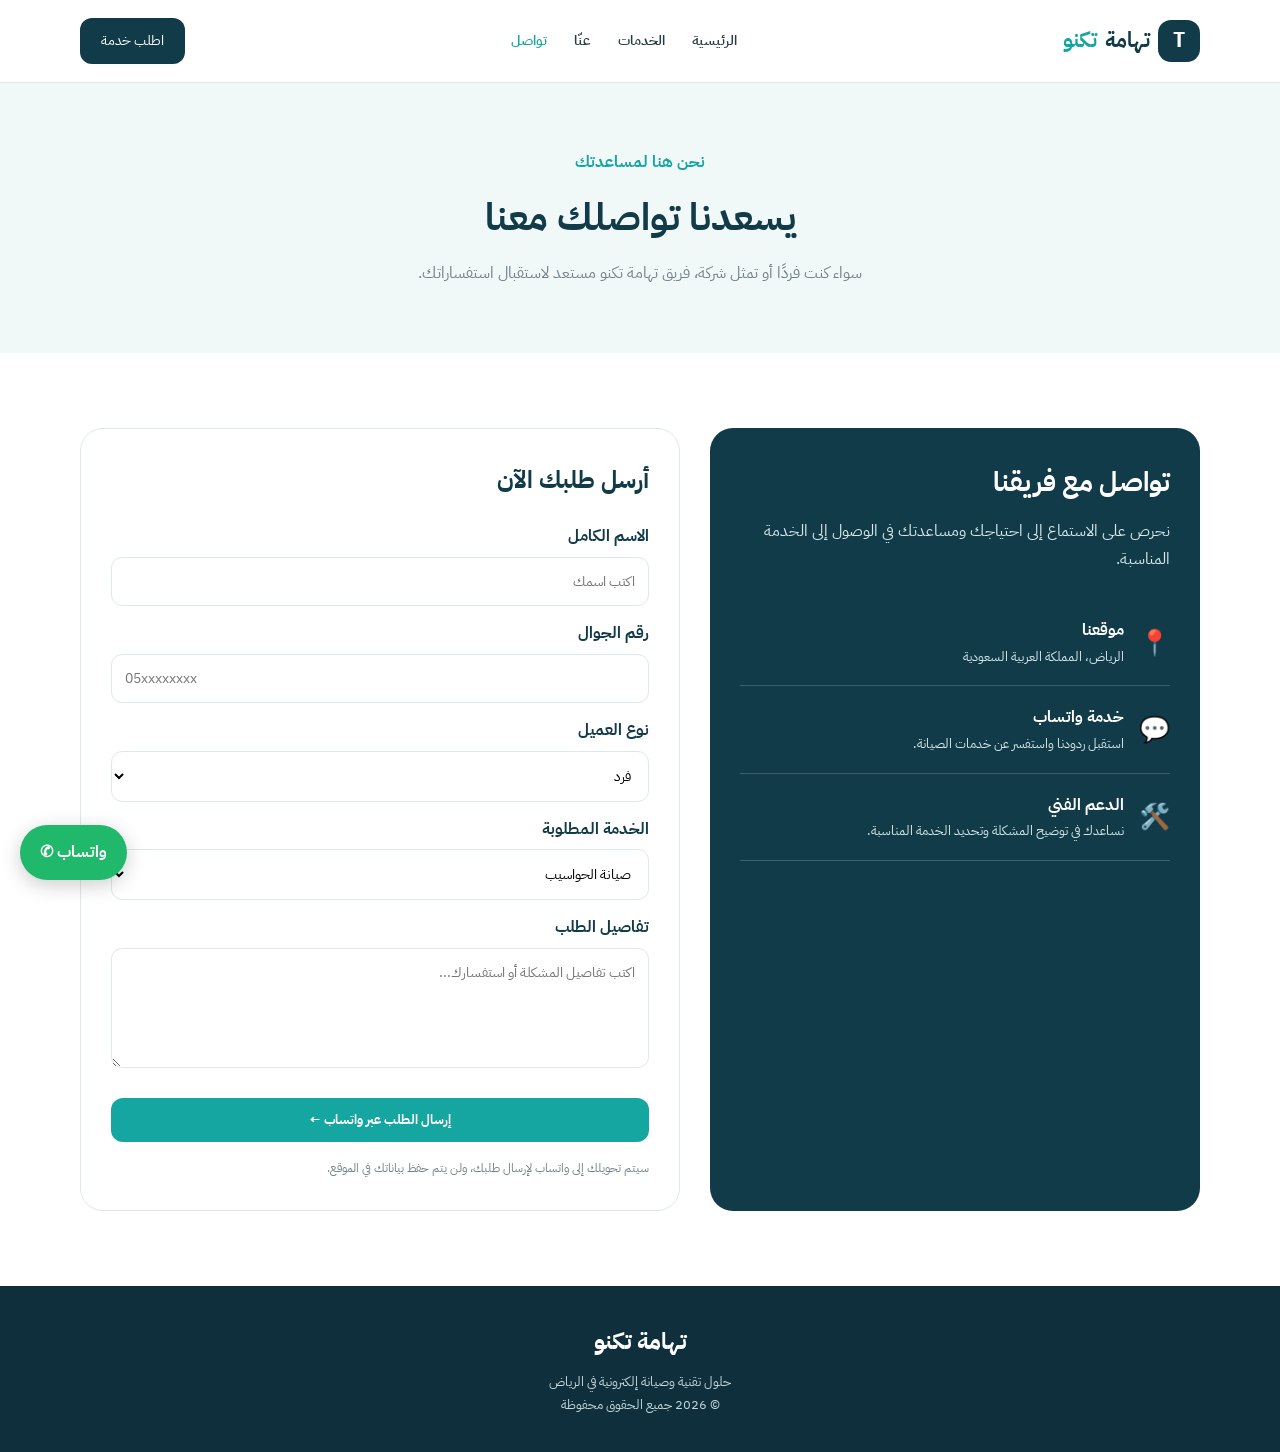
<file: contact.html>
<!DOCTYPE html>
<html lang="ar" dir="rtl">
<head>
    <meta charset="UTF-8">
    <meta name="viewport" content="width=device-width, initial-scale=1.0">
    <title>الدعم والتواصل | تهامة تكنو</title>
    <link rel="preconnect" href="https://fonts.googleapis.com">
<link rel="preconnect" href="https://fonts.gstatic.com" crossorigin>
<link href="https://fonts.googleapis.com/css2?family=IBM+Plex+Sans+Arabic:wght@400;500;600;700&display=swap" rel="stylesheet">
    <link rel="stylesheet" href="style.css">
 
</head>
<body>

<header class="header">
    <div class="container nav">

        <a href="index.html" class="logo">
            <span class="logo-icon">T</span>
            تهامة <span>تكنو</span>
        </a>

        <input type="checkbox" id="menu">
        <label for="menu" class="menu-btn">☰</label>

        <nav>
            <a href="index.html">الرئيسية</a>
            <a href="services.html">الخدمات</a>
            <a href="about.html">عنّا</a>
            <a class="active" href="contact.html">تواصل</a>
        </nav>

        <a class="nav-button" href="#contactForm">اطلب خدمة</a>

    </div>
</header>

<section class="page-banner">
    <div class="container">
        <span>نحن هنا لمساعدتك</span>
        <h1>يسعدنا تواصلك معنا</h1>
        <p>
            سواء كنت فردًا أو تمثل شركة،
            فريق تهامة تكنو مستعد لاستقبال استفساراتك.
        </p>
    </div>
</section>

<section class="section">
    <div class="container contact-layout">

        <div class="contact-info">

            <h2>تواصل مع فريقنا</h2>

            <p>
                نحرص على الاستماع إلى احتياجك
                ومساعدتك في الوصول إلى الخدمة المناسبة.
            </p>

            <div class="info-box">
                <span>📍</span>
                <div>
                    <strong>موقعنا</strong>
                    <p>الرياض، المملكة العربية السعودية</p>
                </div>
            </div>

            <div class="info-box">
                <span>💬</span>
                <div>
                    <strong>خدمة واتساب</strong>
                    <p>استقبل ردودنا واستفسر عن خدمات الصيانة.</p>
                </div>
            </div>

            <div class="info-box">
                <span>🛠️</span>
                <div>
                    <strong>الدعم الفني</strong>
                    <p>نساعدك في توضيح المشكلة وتحديد الخدمة المناسبة.</p>
                </div>
            </div>

        </div>

        <div class="contact-form">

            <h2>أرسل طلبك الآن</h2>

            <form id="contactForm">

                <label for="name">الاسم الكامل</label>
                <input
                    type="text"
                    id="name"
                    placeholder="اكتب اسمك"
                    required
                >

                <label for="phone">رقم الجوال</label>
                <input
                    type="tel"
                    id="phone"
                    placeholder="05xxxxxxxx"
                    required
                >

                <label for="type">نوع العميل</label>
                <select id="type">
                    <option value="فرد">فرد</option>
                    <option value="شركة">شركة</option>
                </select>

                <label for="service">الخدمة المطلوبة</label>
                <select id="service">
                    <option>صيانة الحواسيب</option>
                    <option>صيانة الأجهزة الذكية</option>
                    <option>الإصلاح الإلكتروني</option>
                    <option>الدعم الفني للشركات</option>
                    <option>الفحص والتشخيص</option>
                    <option>تحسين أداء الأجهزة</option>
                    <option>خدمة أخرى</option>
                </select>

                <label for="message">تفاصيل الطلب</label>
                <textarea
                    id="message"
                    placeholder="اكتب تفاصيل المشكلة أو استفسارك..."
                    required
                ></textarea>

                <button type="submit" class="btn primary full-btn">
                    إرسال الطلب عبر واتساب ←
                </button>

            </form>

            <p class="note">
                سيتم تحويلك إلى واتساب لإرسال طلبك،
                ولن يتم حفظ بياناتك في الموقع.
            </p>

        </div>

    </div>
</section>

<footer class="footer">
    <div class="container">
        <h3>تهامة تكنو</h3>
        <p>حلول تقنية وصيانة إلكترونية في الرياض</p>
        <p>© 2026 جميع الحقوق محفوظة</p>
    </div>
</footer>

<a class="whatsapp" href="https://wa.me/966504322706" target="_blank">
    واتساب ✆
</a>

<script>

document.getElementById("contactForm").addEventListener("submit", function(event) {

    event.preventDefault();

    const name = document.getElementById("name").value.trim();
    const phone = document.getElementById("phone").value.trim();
    const type = document.getElementById("type").value;
    const service = document.getElementById("service").value;
    const message = document.getElementById("message").value.trim();

    if (!name || !phone || !message) {
        alert("فضلاً أكمل جميع البيانات المطلوبة.");
        return;
    }

    const whatsappNumber = "966504322706";

    const text =
        "مرحباً تهامة تكنو، لدي طلب خدمة جديد:\n\n" +
        "الاسم: " + name + "\n" +
        "رقم الجوال: " + phone + "\n" +
        "نوع العميل: " + type + "\n" +
        "الخدمة: " + service + "\n" +
        "تفاصيل الطلب: " + message;

    const whatsappURL =
        "https://wa.me/" + whatsappNumber +
        "?text=" + encodeURIComponent(text);

    window.location.href = whatsappURL;

});

</script>

</body>
</html>
</file>
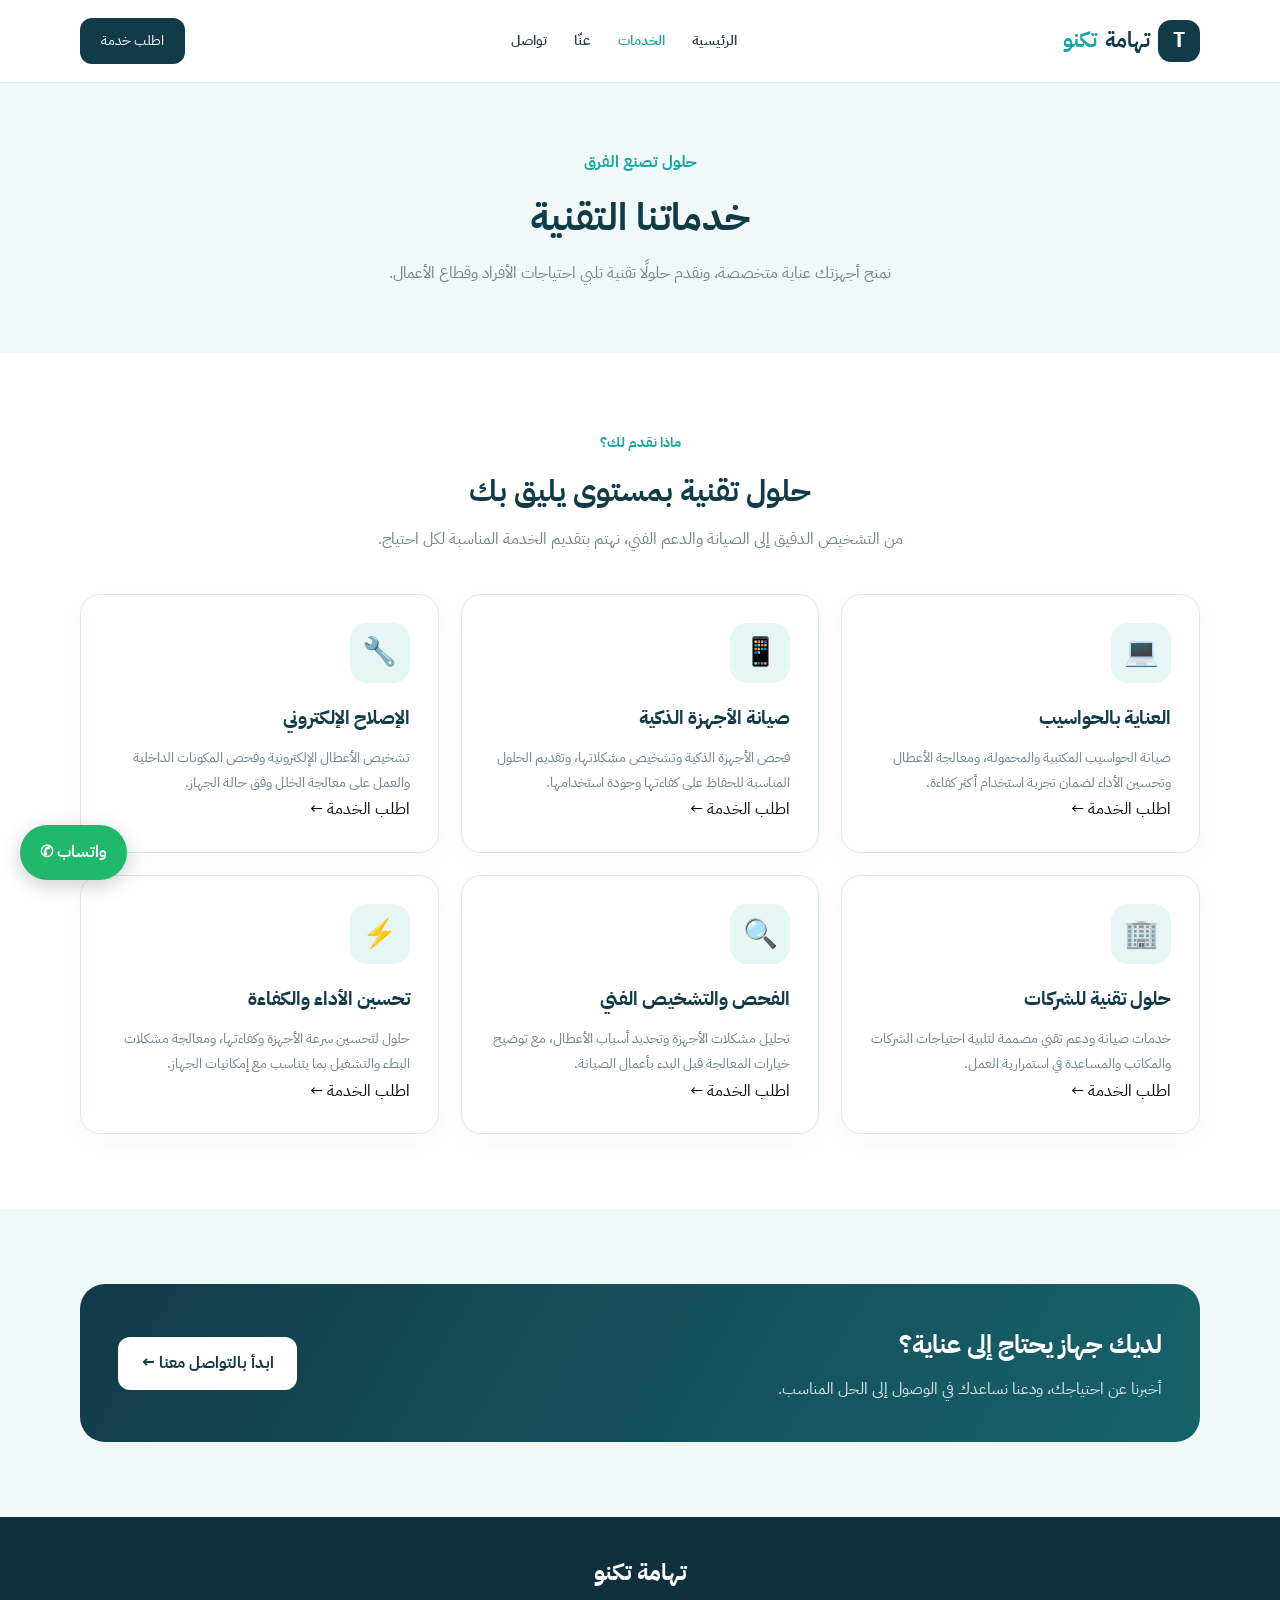
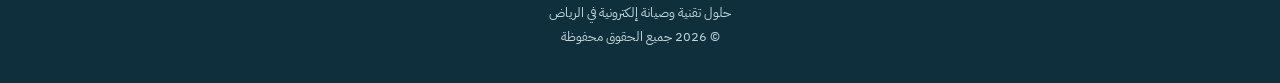
<file: services.html>
<!DOCTYPE html>
<html lang="ar" dir="rtl">
<head>
    <meta charset="UTF-8">
    <meta name="viewport" content="width=device-width, initial-scale=1.0">
    <title>خدماتنا | تهامة تكنو</title>

<link rel="preconnect" href="https://fonts.googleapis.com">
<link rel="preconnect" href="https://fonts.gstatic.com" crossorigin>
<link href="https://fonts.googleapis.com/css2?family=IBM+Plex+Sans+Arabic:wght@400;500;600;700&display=swap" rel="stylesheet">
<link rel="stylesheet" href="style.css">
</head>
<body>

<header class="header">
    <div class="container nav">
        <a href="index.html" class="logo">
            <span class="logo-icon">T</span>
            تهامة <span>تكنو</span>
        </a>

        <input type="checkbox" id="menu">
        <label for="menu" class="menu-btn">☰</label>

        <nav>
            <a href="index.html">الرئيسية</a>
            <a class="active" href="services.html">الخدمات</a>
            <a href="about.html">عنّا</a>
            <a href="contact.html">تواصل</a>
        </nav>

        <a class="nav-button" href="contact.html">اطلب خدمة</a>
    </div>
</header>

<section class="page-banner">
    <div class="container">
        <span>حلول تصنع الفرق</span>
        <h1>خدماتنا التقنية</h1>
        <p>
            نمنح أجهزتك عناية متخصصة، ونقدم حلولًا تقنية
            تلبي احتياجات الأفراد وقطاع الأعمال.
        </p>
    </div>
</section>

<section class="section">
    <div class="container">

        <div class="section-title">
            <span>ماذا نقدم لك؟</span>
            <h2>حلول تقنية بمستوى يليق بك</h2>
            <p>
                من التشخيص الدقيق إلى الصيانة والدعم الفني،
                نهتم بتقديم الخدمة المناسبة لكل احتياج.
            </p>
        </div>

        <div class="cards">

            <div class="card service-card">
                <div class="card-icon">💻</div>
                <h3>العناية بالحواسيب</h3>
                <p>
                    صيانة الحواسيب المكتبية والمحمولة،
                    ومعالجة الأعطال وتحسين الأداء
                    لضمان تجربة استخدام أكثر كفاءة.
                </p>
                <a class="service-link" href="contact.html">اطلب الخدمة ←</a>
            </div>

            <div class="card service-card">
                <div class="card-icon">📱</div>
                <h3>صيانة الأجهزة الذكية</h3>
                <p>
                    فحص الأجهزة الذكية وتشخيص مشكلاتها،
                    وتقديم الحلول المناسبة للحفاظ على
                    كفاءتها وجودة استخدامها.
                </p>
                <a class="service-link" href="contact.html">اطلب الخدمة ←</a>
            </div>

            <div class="card service-card">
                <div class="card-icon">🔧</div>
                <h3>الإصلاح الإلكتروني</h3>
                <p>
                    تشخيص الأعطال الإلكترونية وفحص
                    المكونات الداخلية والعمل على
                    معالجة الخلل وفق حالة الجهاز.
                </p>
                <a class="service-link" href="contact.html">اطلب الخدمة ←</a>
            </div>

            <div class="card service-card">
                <div class="card-icon">🏢</div>
                <h3>حلول تقنية للشركات</h3>
                <p>
                    خدمات صيانة ودعم تقني مصممة
                    لتلبية احتياجات الشركات والمكاتب
                    والمساعدة في استمرارية العمل.
                </p>
                <a class="service-link" href="contact.html">اطلب الخدمة ←</a>
            </div>

            <div class="card service-card">
                <div class="card-icon">🔍</div>
                <h3>الفحص والتشخيص الفني</h3>
                <p>
                    تحليل مشكلات الأجهزة وتحديد أسباب
                    الأعطال، مع توضيح خيارات المعالجة
                    قبل البدء بأعمال الصيانة.
                </p>
                <a class="service-link" href="contact.html">اطلب الخدمة ←</a>
            </div>

            <div class="card service-card">
                <div class="card-icon">⚡</div>
                <h3>تحسين الأداء والكفاءة</h3>
                <p>
                    حلول لتحسين سرعة الأجهزة وكفاءتها،
                    ومعالجة مشكلات البطء والتشغيل
                    بما يتناسب مع إمكانيات الجهاز.
                </p>
                <a class="service-link" href="contact.html">اطلب الخدمة ←</a>
            </div>

        </div>
    </div>
</section>

<section class="section soft-section">
    <div class="container">
        <div class="callout">
            <div>
                <h2>لديك جهاز يحتاج إلى عناية؟</h2>
                <p>
                    أخبرنا عن احتياجك، ودعنا نساعدك
                    في الوصول إلى الحل المناسب.
                </p>
            </div>

            <a href="contact.html" class="btn white-btn">
                ابدأ بالتواصل معنا ←
            </a>
        </div>
    </div>
</section>

<footer class="footer">
    <div class="container">
        <h3>تهامة تكنو</h3>
        <p>حلول تقنية وصيانة إلكترونية في الرياض</p>
        <p>© 2026 جميع الحقوق محفوظة</p>
    </div>
</footer>

<a class="whatsapp" href="https://wa.me/966504322706" target="_blank">
    واتساب ✆
</a>

</body>
</html>
</file>
<file: style.css>
@import url('https://fonts.googleapis.com/css2?family=Cairo:wght@400;500;600;700;800&display=swap');
/* الحاوية الخارجية للقسم */
.visitor-wrapper {
    padding: 30px 15px;
    display: flex;
    justify-content: center;
}

/* الإطار الرئيسي الأنيق */
.visitor-card {
    background: linear-gradient(135deg, #ffffff 0%, #fff0f5 100%);
    border: 2px solid #ffb6c1;
    border-radius: 20px;
    padding: 25px 35px;
    max-width: 850px;
    width: 100%;
    display: flex;
    justify-content: space-between;
    align-items: center;
    flex-wrap: wrap;
    gap: 20px;
    box-shadow: 0 10px 25px rgba(255, 133, 162, 0.18);
    position: relative;
    transition: transform 0.3s ease;
}

.visitor-card:hover {
    transform: translateY(-4px);
    border-color: #ff6b9d;
}

/* شارة صغيرة أعلى النص */
.visitor-tag {
    display: inline-block;
    background-color: #ffe4ec;
    color: #d65a82;
    font-size: 0.8rem;
    font-weight: bold;
    padding: 4px 12px;
    border-radius: 20px;
    margin-bottom: 8px;
    border: 1px solid #ffb6c1;
}

.visitor-info h3 {
    color: #c94a74;
    font-size: 1.35rem;
    margin-bottom: 6px;
}

.visitor-info p {
    color: #666666;
    font-size: 0.95rem;
}

/* الإطار الداخلي الخاص برقم العداد */
.visitor-counter-frame {
    background-color: #ffffff;
    border: 2px dashed #ff85a2;
    border-radius: 16px;
    padding: 15px 25px;
    display: flex;
    align-items: center;
    gap: 15px;
    box-shadow: inset 0 2px 8px rgba(255, 182, 193, 0.2);
}

.counter-icon {
    font-size: 1.8rem;
    background-color: #fff0f5;
    width: 48px;
    height: 48px;
    border-radius: 50%;
    display: flex;
    align-items: center;
    justify-content: center;
    border: 1.5px solid #ffb6c1;
}

.counter-details {
    display: flex;
    flex-direction: column;
    align-items: center;
}

.counter-number {
    font-size: 1.8rem;
    font-weight: 800;
    color: #e05282;
    line-height: 1.1;
}

.counter-label {
    font-size: 0.85rem;
    color: #888888;
    font-weight: 600;
    margin-top: 3px;
}
:root {
    
    --primary: #123B4A;
    --secondary: #16A6A1;
    --light: #F1F8F8;
    --white: #FFFFFF;
    --text: #263D46;
    --muted: #71838A;
    --border: #DDE9E9;
}

* {
    margin: 0;
    padding: 0;
    box-sizing: border-box;
}

html {
    scroll-behavior: smooth;
}
body {
    font-family: 'IBM Plex Sans Arabic', sans-serif !important;
    line-height: 1.8;
}
a {
    text-decoration: none;
    color: inherit;
}

img {
    max-width: 100%;
    display: block;
}

.container {
    width: min(1120px, calc(100% - 40px));
    margin-inline: auto;
}

/* Navigation */

.header {
    background: white;
    border-block-end: 1px solid var(--border);
    position: sticky;
    inset-block-start: 0;
    z-index: 100;
}

.nav {
    min-height: 82px;
    display: flex;
    align-items: center;
    justify-content: space-between;
    gap: 20px;
}

.logo {
    display: flex;
    align-items: center;
    gap: 8px;
    font-size: 21px;
    font-weight: 800;
    color: var(--primary);
}

.logo span:last-child {
    color: var(--secondary);
}

.logo-icon {
    width: 42px;
    height: 42px;
    background: var(--primary);
    color: white;
    border-radius: 13px;
    display: grid;
    place-items: center;
}

nav {
    display: flex;
    gap: 27px;
}

nav a {
    color: var(--text);
    font-size: 14px;
    font-weight: 600;
    transition: .3s;
}

nav a:hover,
nav a.active {
    color: var(--secondary);
}

.nav-button {
    background: var(--primary);
    color: white;
    padding: 10px 21px;
    border-radius: 12px;
    font-size: 14px;
    transition: .3s;
}

.nav-button:hover {
    background: var(--secondary);
}

#menu {
    display: none;
}

.menu-btn {
    display: none;
    cursor: pointer;
    font-size: 25px;
}

/* Hero */

.hero {
    background: linear-gradient(120deg, #102F3D, #17636B);
    color: white;
    padding-block: 85px;
    overflow: hidden;
}

.hero-content {
    display: grid;
    grid-template-columns: 1.1fr .9fr;
    align-items: center;
    gap: 55px;
}

.tag {
    display: inline-block;
    background: #ffffff18;
    border: 1px solid #ffffff35;
    color: #9CE5DD;
    padding: 6px 17px;
    border-radius: 30px;
    font-size: 13px;
}

.hero h1 {
    font-size: clamp(34px, 5vw, 54px);
    line-height: 1.4;
    margin-block: 22px;
}

.hero h1 span {
    display: block;
    color: #61D5C9;
}

.hero-text > p {
    color: #D9E8E9;
    font-size: 16px;
    max-width: 540px;
    margin-block-end: 27px;
}

.hero-buttons {
    display: flex;
    flex-wrap: wrap;
    gap: 12px;
}

.btn {
    display: inline-flex;
    justify-content: center;
    align-items: center;
    padding: 12px 23px;
    border-radius: 12px;
    font-family: inherit;
    font-weight: 700;
    cursor: pointer;
    border: none;
    transition: .3s;
}

.btn:hover {
    transform: translateY(-3px);
}

.primary {
    background: var(--secondary);
    color: white;
}

.secondary {
    border: 1px solid #ffffff70;
    color: white;
}

.hero-image {
    position: relative;
}

.hero-image img {
    width: 100%;
    height: 380px;
    object-fit: cover;
    border-radius: 25px;
    border: 5px solid #ffffff20;
}

.floating-card {
    position: absolute;
    inset-block-end: 20px;
    inset-inline-start: -20px;
    display: flex;
    align-items: center;
    gap: 12px;
    background: white;
    color: var(--primary);
    padding: 14px 20px;
    border-radius: 15px;
    box-shadow: 0 10px 30px #0002;
}

.floating-card span {
    font-size: 27px;
}

.floating-card small {
    display: block;
    color: var(--muted);
}

.hero-stats {
    display: flex;
    gap: 35px;
    margin-block-start: 40px;
}

.hero-stats strong {
    display: block;
    color: #61D5C9;
    font-size: 17px;
}

.hero-stats small {
    color: #D9E8E9;
    font-size: 12px;
}

/* Sections */

.section {
    padding-block: 75px;
}

.section-title {
    text-align: center;
    margin-block-end: 40px;
}

.section-title > span,
.small-title {
    color: var(--secondary);
    font-weight: 800;
    font-size: 14px;
}

.section-title h2 {
    color: var(--primary);
    font-size: 30px;
    margin-block: 7px;
}

.section-title p {
    color: var(--muted);
}

/* Cards */

.cards {
    display: grid;
    grid-template-columns: repeat(3, 1fr);
    gap: 22px;
}

.card {
    background: white;
    border: 1px solid var(--border);
    border-radius: 20px;
    padding: 28px;
    transition: .3s;
    box-shadow: 0 8px 25px #123B4A08;
}

.card:hover {
    transform: translateY(-7px);
    box-shadow: 0 15px 35px #123B4A14;
    border-color: var(--secondary);
}

.card-icon {
    width: 60px;
    height: 60px;
    background: #E5F6F4;
    border-radius: 17px;
    display: grid;
    place-items: center;
    font-size: 28px;
    margin-block-end: 18px;
}

.card h3 {
    color: var(--primary);
    margin-block-end: 10px;
    font-size: 19px;
}

.card p {
    color: var(--muted);
    font-size: 14px;
}

/* Gallery */

.gallery-section {
    background: var(--light);
}

.gallery {
    display: grid;
    grid-template-columns: repeat(3, 1fr);
    gap: 20px;
}

.gallery img {
    height: 260px;
    width: 100%;
    object-fit: cover;
    border-radius: 20px;
    transition: .3s;
}

.gallery img:hover {
    transform: scale(1.025);
}

/* Reviews */

.review .stars {
    color: #E6A72E;
    letter-spacing: 4px;
    margin-block-end: 12px;
}

.review h3 {
    font-size: 14px;
    margin-block-start: 17px;
}

.note {
    color: var(--muted);
    font-size: 12px;
    margin-block-start: 16px;
}

/* Callout */

.callout {
    background: linear-gradient(120deg, var(--primary), #17636B);
    border-radius: 25px;
    padding: 38px;
    color: white;
    display: flex;
    align-items: center;
    justify-content: space-between;
    gap: 20px;
}

.callout h2 {
    font-size: 25px;
}

.callout p {
    color: #D7E8E9;
    margin-block-start: 8px;
}

.white-btn {
    background: white;
    color: var(--primary);
}

/* Inner pages */

.page-banner {
    background: var(--light);
    text-align: center;
    padding-block: 65px;
}

.page-banner span {
    color: var(--secondary);
    font-weight: 800;
}

.page-banner h1 {
    color: var(--primary);
    font-size: 38px;
    margin-block: 7px;
}

.page-banner p {
    color: var(--muted);
}

.service-card {
    min-height: 235px;
}

.soft-section {
    background: var(--light);
}

/* About */

.about-layout {
    display: grid;
    grid-template-columns: 1fr 1fr;
    align-items: center;
    gap: 45px;
}

.about-layout h2 {
    color: var(--primary);
    font-size: 32px;
    margin-block: 10px 18px;
}

.about-layout p {
    color: var(--muted);
    margin-block-end: 13px;
}

.about-layout img {
    width: 100%;
    height: 390px;
    object-fit: cover;
    border-radius: 25px;
}

.features-list {
    list-style: none;
    margin-block: 20px;
}

.features-list li {
    margin-block: 9px;
}

.features-list li::before {
    content: "✓";
    color: var(--secondary);
    font-weight: 800;
    margin-inline-end: 10px;
}

/* Contact */

.contact-layout {
    display: grid;
    grid-template-columns: .9fr 1.1fr;
    gap: 30px;
}

.contact-info {
    background: var(--primary);
    color: white;
    padding: 30px;
    border-radius: 23px;
}

.contact-info > p {
    color: #D7E8E9;
    margin-block: 10px 25px;
}

.contact-info h2 {
    font-size: 27px;
}

.info-box {
    display: flex;
    align-items: center;
    gap: 15px;
    border-block-end: 1px solid #ffffff30;
    padding-block: 17px;
}

.info-box span {
    font-size: 25px;
}

.info-box p {
    color: #D7E8E9;
    font-size: 13px;
}

.contact-form {
    padding: 30px;
    border: 1px solid var(--border);
    border-radius: 23px;
}

.contact-form h2 {
    color: var(--primary);
    margin-block-end: 20px;
}

.contact-form label {
    display: block;
    font-weight: 700;
    color: var(--primary);
    margin-block: 13px 6px;
}

.contact-form input,
.contact-form select,
.contact-form textarea {
    width: 100%;
    padding: 13px;
    border: 1px solid var(--border);
    border-radius: 11px;
    font-family: inherit;
    font-size: 14px;
    outline: none;
    background: white;
}

.contact-form input:focus,
.contact-form select:focus,
.contact-form textarea:focus {
    border-color: var(--secondary);
}

.contact-form textarea {
    min-height: 120px;
    resize: vertical;
}

.full-btn {
    width: 100%;
    margin-block-start: 20px;
}

/* Footer */

.footer {
    background: #102F3D;
    color: white;
    text-align: center;
    padding-block: 35px;
}

.footer h3 {
    font-size: 23px;
    margin-block-end: 8px;
}

.footer p {
    color: #C5D9DC;
    font-size: 13px;
}

/* WhatsApp */

.whatsapp {
    position: fixed;
    inset-inline-end: 20px;
    inset-block-end: 20px;
    z-index: 200;
    background: #20B86A;
    color: white;
    padding: 13px 20px;
    border-radius: 50px;
    font-weight: 800;
    box-shadow: 0 5px 20px #0003;
    transition: .3s;
}

.whatsapp:hover {
    transform: translateY(-4px);
}

/* Responsive */

@media (max-width: 850px) {

    .nav {
        flex-wrap: wrap;
    }

    .menu-btn {
        display: block;
    }

    nav {
        display: none;
        order: 5;
        width: 100%;
        flex-direction: column;
        gap: 12px;
        padding-block: 15px;
    }

    #menu:checked ~ nav {
        display: flex;
    }

    .nav-button {
        display: none;
    }

    .hero-content,
    .about-layout,
    .contact-layout {
        grid-template-columns: 1fr;
    }

    .hero-image img {
        height: 300px;
    }

    .cards {
        grid-template-columns: repeat(2, 1fr);
    }

    .gallery {
        grid-template-columns: repeat(2, 1fr);
    }

    .callout {
        flex-direction: column;
        align-items: flex-start;
    }
}

@media (max-width: 550px) {

    .container {
        width: calc(100% - 28px);
    }

    .hero {
        padding-block: 55px;
    }

    .hero h1 {
        font-size: 35px;
    }

    .hero-stats {
        gap: 15px;
    }

    .cards,
    .gallery {
        grid-template-columns: 1fr;
    }

    .gallery img {
        height: 230px;
    }

    .section {
        padding-block: 55px;
    }

    .section-title h2 {
        font-size: 24px;
    }

    .page-banner h1 {
        font-size: 30px;
    }

    .about-layout img {
        height: 260px;
    }

    .callout {
        padding: 25px;
    }

    .whatsapp {
        inset-inline-end: 12px;
        inset-block-end: 12px;
    }
    .about-layout img {
    width: 100%;
    max-width: 480px;
    height: 350px;
    object-fit: cover;
    object-position: center 65%;
    border-radius: 18px;
    display: block;
}
h1, h2, h3, h4 {
    font-weight: 700;
}

button, a {
    font-family: 'IBM Plex Sans Arabic', sans-serif;
}
/* ===== تطوير الصفحة الرئيسية ===== */

.visitor-section {
    padding: 25px 0;
    background: #f1f8f8;
}

.visitor-box {
    display: flex;
    align-items: center;
    justify-content: space-between;
    gap: 20px;
    padding: 25px 30px;
    background: white;
    border: 1px solid #dcebea;
    border-radius: 20px;
    box-shadow: 0 8px 25px rgba(18, 59, 74, 0.06);
}

.visitor-icon {
    width: 58px;
    height: 58px;
    display: grid;
    place-items: center;
    flex-shrink: 0;
    border-radius: 16px;
    background: #e2f5f3;
    font-size: 27px;
}

.visitor-box h2 {
    color: #123B4A;
    font-size: 21px;
    margin-bottom: 5px;
}

.visitor-box p {
    color: #71818a;
    margin: 0;
}

.visitor-counter {
    display: flex;
    flex-direction: column;
    align-items: center;
    gap: 5px;
    margin-right: auto;
}

.visitor-counter .counterapi {
    color: #16A6A1;
    font-size: 30px;
    font-weight: 700;
}

.visitor-counter small {
    color: #71818a;
    font-size: 12px;
}

.service-highlight {
    transition: transform 0.3s ease, box-shadow 0.3s ease;
    border: 1px solid #e4eeee;
}

.service-highlight:hover {
    transform: translateY(-9px);
    box-shadow: 0 15px 35px rgba(18, 59, 74, 0.12);
}

.service-highlight a {
    display: inline-block;
    margin-top: 12px;
    color: #16A6A1;
    font-weight: 700;
    text-decoration: none;
}

.service-highlight a:hover {
    color: #123B4A;
}

.more-services {
    text-align: center;
    margin-top: 35px;
}

.hero-image img {
    width: 100%;
    border-radius: 22px;
    object-fit: cover;
}

.hero-text h1 span {
    color: #16A6A1;
}

@media (max-width: 700px) {
    .visitor-box {
        flex-wrap: wrap;
        justify-content: flex-start;
        padding: 20px;
    }

    .visitor-counter {
        width: 100%;
        margin: 10px 0 0;
        align-items: flex-start;
    }

    .visitor-counter .counterapi {
        font-size: 26px;
    }
}
/* تصغير أيقونة العين داخل عداد الزوار */
.visitor-counter svg {
    width: 22px !important;
    height: 22px !important;
    vertical-align: middle;
    margin-left: 8px;
    fill: #ff6b9d; /* لون وردي عصري للأيقونة */
}

/* تنسيق صندوق عداد الزوار ليكون متناسقاً وجذاباً */
.visitor-box {
    background-color: #ffffff;
    border: 2px solid #ffd1dc;
    border-radius: 16px;
    padding: 20px;
    margin: 20px auto;
    max-width: 600px;
    display: flex;
    justify-content: space-between;
    align-items: center;
    box-shadow: 0 4px 12px rgba(255, 107, 157, 0.12);
}

.visitor-counter {
    font-size: 1.2rem;
    font-weight: bold;
    color: #e86f93;
    display: flex;
    align-items: center;
    justify-content: center;
}
.card {
    background-color: #ffffff;
    border: 2px solid #ffd1dc;
    border-radius: 16px;
    padding: 25px;
    transition: all 0.3s ease; /* نعومة الحركة */
    box-shadow: 0 4px 12px rgba(0, 0, 0, 0.04);
}

/* عند تمرير الماوس ترتفع البطاقة ويتغير لون الإطار */
.card:hover {
    transform: translateY(-8px);
    border-color: #ff758c;
    box-shadow: 0 12px 24px rgba(255, 117, 140, 0.2);
}
/* تنسيق تلقائي لإطار الزوار الموجود حالياً في صفحتك */
.visitor-section {
    padding: 25px 15px;
    display: flex;
    justify-content: center;
}

.visitor-box {
    background: linear-gradient(135deg, #ffffff 0%, #fff0f5 100%) !important;
    border: 2px solid #ffb6c1 !important;
    border-radius: 20px !important;
    padding: 25px 30px !important;
    max-width: 850px;
    width: 100%;
    display: flex;
    justify-content: space-between;
    align-items: center;
    flex-wrap: wrap;
    gap: 15px;
    box-shadow: 0 8px 20px rgba(255, 133, 162, 0.18) !important;
}

.visitor-box h2 {
    color: #c94a74 !important;
    margin-bottom: 5px;
}

.visitor-badge {
    background-color: #ffffff !important;
    border: 2px dashed #ff85a2 !important;
    border-radius: 15px !important;
    padding: 12px 22px !important;
    color: #e05282 !important;
    font-weight: bold;
    box-shadow: 0 4px 10px rgba(255, 182, 193, 0.25);
}
}
</file>
